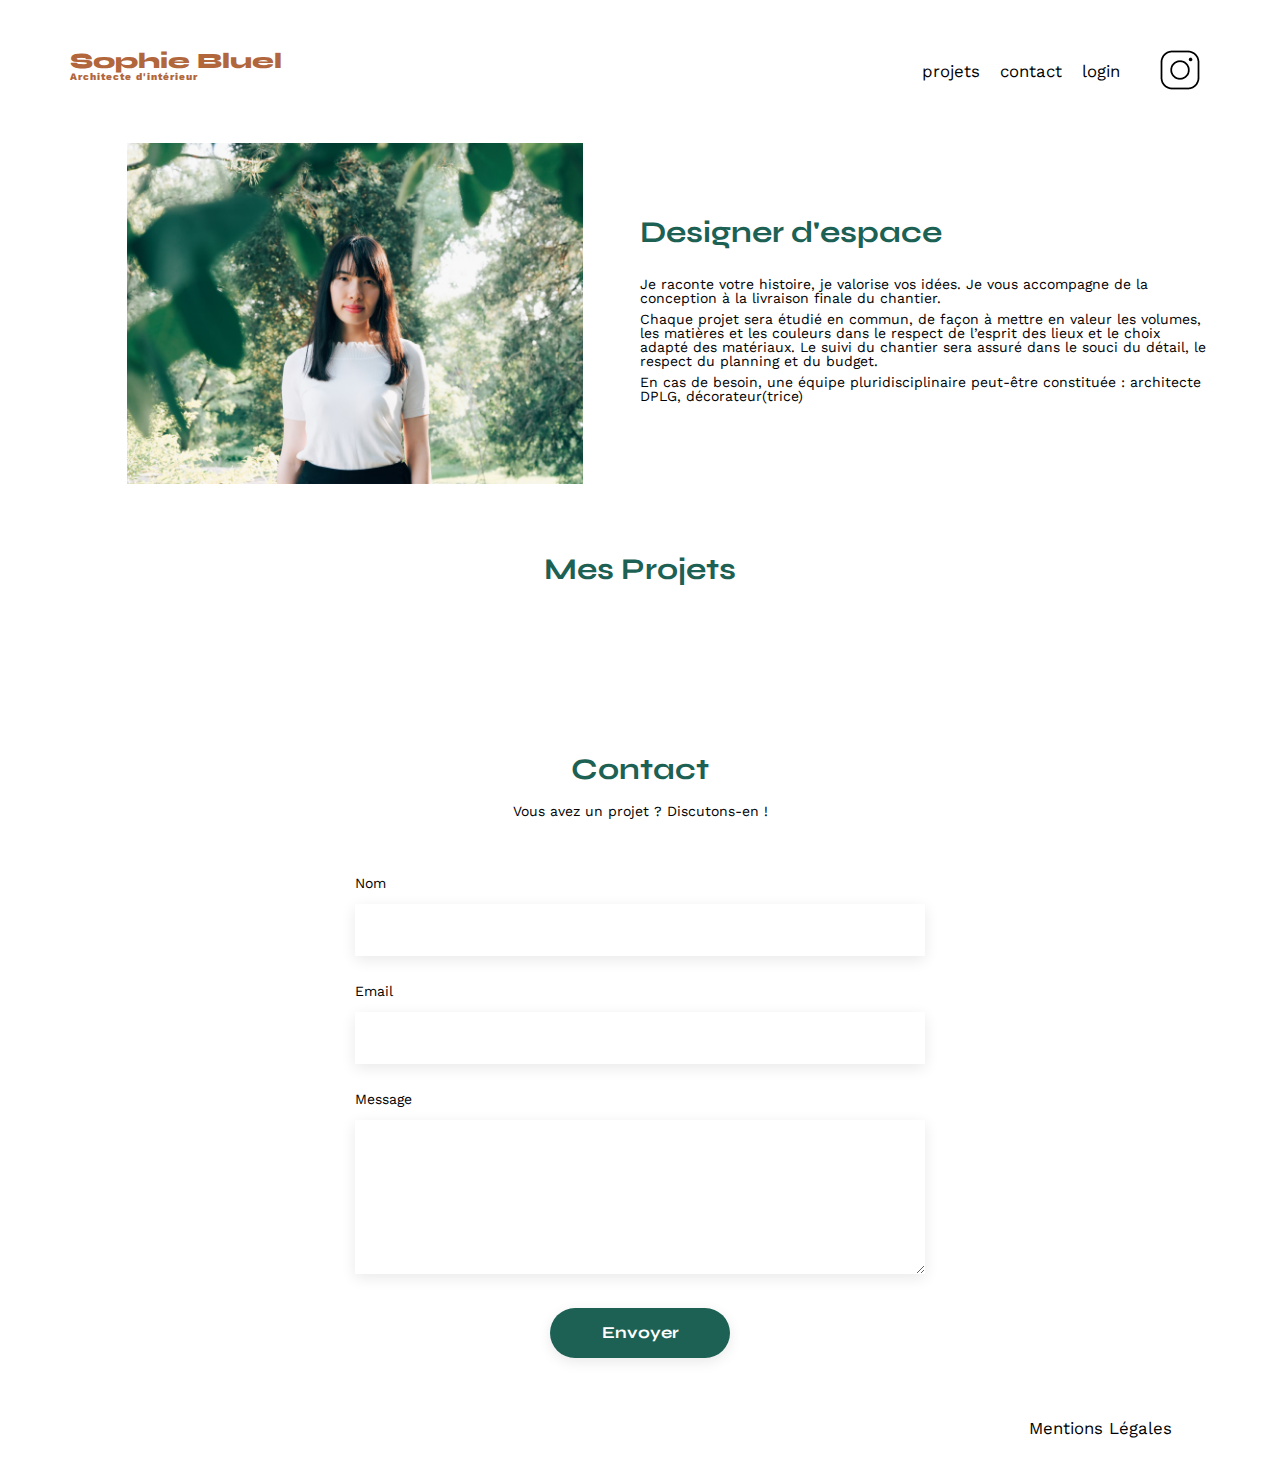
<file: FrontEnd/index.html>
<!DOCTYPE html>
<html lang="fr">

<head>
	<meta charset="UTF-8">
	<title>Sophie Bluel - Architecte d'intérieur</title>
	<meta name="viewport" content="width=device-width, initial-scale=1.0">
	<link rel="preconnect" href="https://fonts.googleapis.com">
	<link rel="stylesheet" href="https://cdnjs.cloudflare.com/ajax/libs/font-awesome/6.5.0/css/all.min.css">
	<link rel="preconnect" href="https://fonts.gstatic.com" crossorigin>
	<link href="https://fonts.googleapis.com/css2?family=Syne:wght@700;800&family=Work+Sans&display=swap"
		rel="stylesheet">
	<meta name="description" content="">
	<link rel="stylesheet" href="./assets/style.css">
</head>

<body>
	<header>
		<h1>Sophie Bluel <span>Architecte d'intérieur</span></h1>
		<nav>
			<ul>
				<li>projets</li>
				<li>contact</li>
				<li><a href="login.html" id="login-link">login</a></li>
				<li><a href="#" id="logout-link" class="hidden">logout</a></li>
				<li><img src="./assets/icons/instagram.png" alt="Instagram"></li>
			</ul>
		</nav>
	</header>
	<main>
		<div id="introduction">
			<figure>
				<img src="./assets/images/sophie-bluel.png" alt="">
			</figure>
			<article>
				<h2>Designer d'espace</h2>
				<p>Je raconte votre histoire, je valorise vos idées. Je vous accompagne de la conception à la livraison
					finale du chantier.</p>
				<p>Chaque projet sera étudié en commun, de façon à mettre en valeur les volumes, les matières et les
					couleurs dans le respect de l’esprit des lieux et le choix adapté des matériaux. Le suivi du
					chantier sera assuré dans le souci du détail, le respect du planning et du budget.</p>
				<p>En cas de besoin, une équipe pluridisciplinaire peut-être constituée : architecte DPLG,
					décorateur(trice)</p>
			</article>
		</div>
		<section id="portfolio">
			<div class="portfolio-header">
				<h2>Mes Projets</h2>
			</div>
			<ul id="categories"></ul>
			<div class="gallery"></div>
		</section>
		<section id="contact">
			<h2>Contact</h2>
			<p>Vous avez un projet ? Discutons-en !</p>
			<form action="#" method="post">
				<label for="name">Nom</label>
				<input type="text" name="name" id="name">
				<label for="email">Email</label>
				<input type="email" name="email" id="email">
				<label for="message">Message</label>
				<textarea name="message" id="message" cols="30" rows="10"></textarea>
				<input type="submit" value="Envoyer">
			</form>
		</section>
	</main>

	<footer>
		<nav>
			<ul>
				<li>Mentions Légales</li>
			</ul>
		</nav>
	</footer>
	<div id="modal" class="modal hidden">
		<div class="modal-content">
			<span class="close">&times;</span>

			<div class="modal-gallery-view">
				<h3>Galerie photo</h3>
				<div class="modal-gallery">
				</div>
				<div class="modal-buttons">
					<button class="add-photo-btn">Ajouter une photo</button>
				</div>
			</div>

			<!-- VUE AJOUT PHOTO -->
			<div class="modal-add-photo hidden">
				<span class="back-arrow"><i class="fa-solid fa-arrow-left"></i></span>
				<h3>Ajout photo</h3>
				<form id="photo-form" enctype="multipart/form-data">
					<div class="upload-area">
						<label for="image-upload" class="upload-label">
							<i class="fa-regular fa-image"></i><br>
							<span class="label-button">+ Ajouter photo</span>
							<input type="file" id="image-upload" name="image" accept="image/png, image/jpeg" hidden>
						</label>
						<p class="upload-info">jpg, png : 4mo max</p>
						<div id="image-preview"></div>
					</div>
					<h5 class="form-label">Titre</h5>
					<input type="text" id="title" name="title" required>
					<h5 class="form-label">Catégorie</h5>
					<select id="category" name="category" required>
						<option value="">-- Choisir une catégorie --</option>
					</select>
					<hr class="line">
					<button type="submit" class="submit-btn" disabled>Valider</button>
				</form>
			</div>
		</div>
	</div>

	<script src="./script.js"></script>
</body>

</html>
</file>
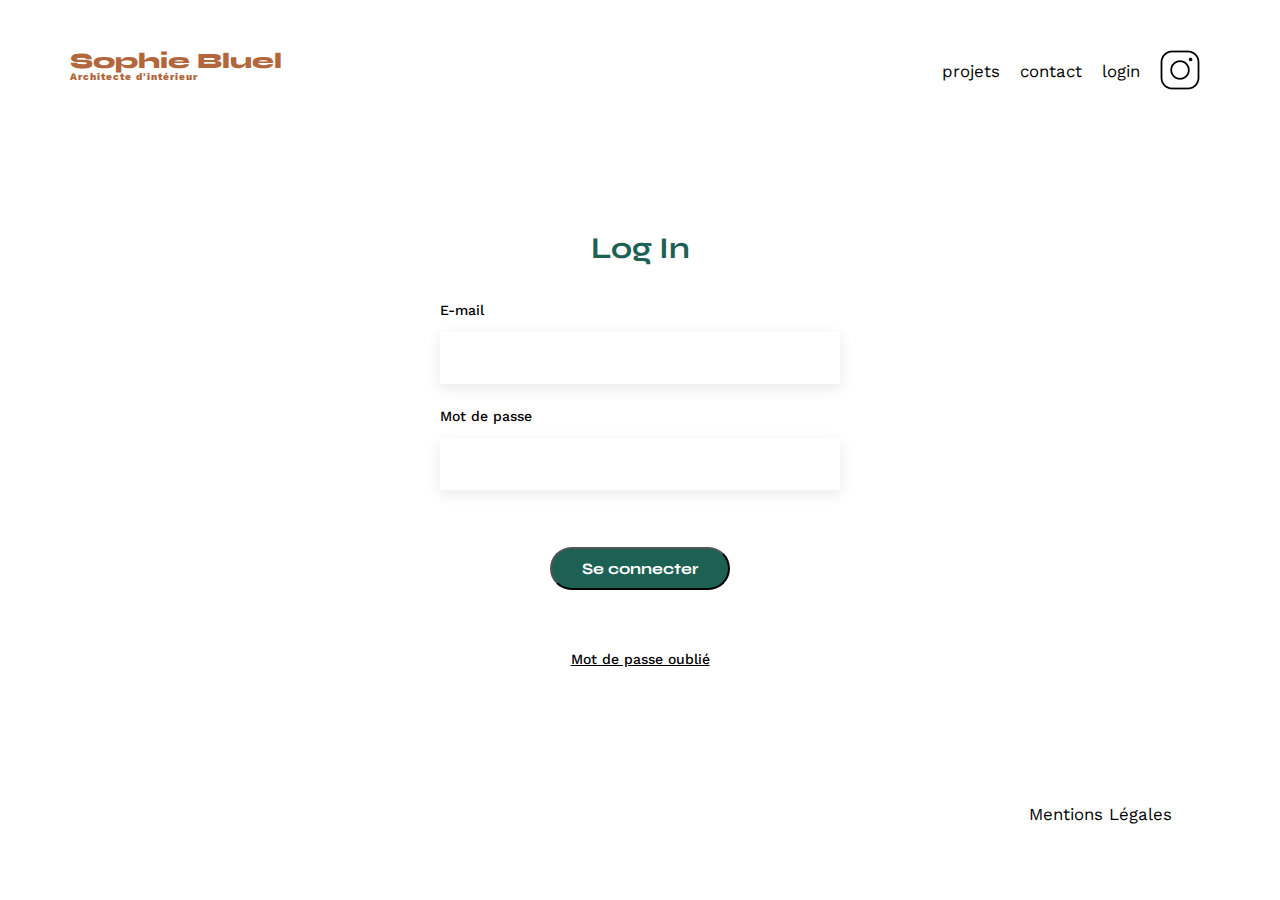
<file: FrontEnd/login.html>
<!DOCTYPE html>
<html lang="fr">

<head>
    <meta charset="UTF-8">
    <title>Connexion - Sophie Bluel</title>
    <meta name="viewport" content="width=device-width, initial-scale=1.0">
    <link rel="preconnect" href="https://fonts.googleapis.com">
	<link rel="preconnect" href="https://fonts.gstatic.com" crossorigin>
	<link href="https://fonts.googleapis.com/css2?family=Syne:wght@700;800&family=Work+Sans&display=swap"
		rel="stylesheet">
	<meta name="description" content="">
    <link rel="stylesheet" href="./assets/style.css">
</head>

<body>
    <header>
        <h1>Sophie Bluel <span>Architecte d'intérieur</span></h1>
        <nav>
            <ul>
                <li>projets</li>
                <li>contact</li>
                <li><a href="login.html">login</a></li>
                <li><img src="./assets/icons/instagram.png" alt="Instagram"></li>
            </ul>
        </nav>
    </header>
    <main class="login-container">
        <h2>Log In</h2>
        <form id="login-form">
            <h3>E-mail</h3>
            <input type="email" id="email"  required>
            <h3>Mot de passe</h3>
            <input type="password" id="password"  required>
            <button type="submit">Se connecter</button>
            <p id="login-error"></p>
            <p>Mot de passe oublié</p>
        </form>                
    </main>
    <footer>
        <nav>
            <ul>
                <li>Mentions Légales</li>
            </ul>
        </nav>
    </footer>
    <script src="./login.js"></script>
</body>

</html>
</file>
<file: FrontEnd/assets/style.css>
/* http://meyerweb.com/eric/tools/css/reset/
   v2.0 | 20110126
   License: none (public domain)
*/

html,
body,
div,
span,
applet,
object,
iframe,
h1,
h2,
h3,
h4,
h5,
h6,
p,
blockquote,
pre,
a,
abbr,
acronym,
address,
big,
cite,
code,
del,
dfn,
em,
img,
ins,
kbd,
q,
s,
samp,
small,
strike,
strong,
sub,
sup,
tt,
var,
b,
u,
i,
center,
dl,
dt,
dd,
ol,
ul,
li,
fieldset,
form,
label,
legend,
table,
caption,
tbody,
tfoot,
thead,
tr,
th,
td,
article,
aside,
canvas,
details,
embed,
figure,
figcaption,
footer,
header,
hgroup,
menu,
nav,
output,
ruby,
section,
summary,
time,
mark,
audio,
video {
	margin: 0;
	padding: 0;
	border: 0;
	font-size: 100%;
	font: inherit;
	vertical-align: baseline;
}

/* HTML5 display-role reset for older browsers */
article,
aside,
details,
figcaption,
figure,
footer,
header,
hgroup,
menu,
nav,
section {
	display: block;
}

body {
	line-height: 1;
}

ol,
ul {
	list-style: none;
}

blockquote,
q {
	quotes: none;
}

blockquote:before,
blockquote:after,
q:before,
q:after {
	content: '';
	content: none;
}

table {
	border-collapse: collapse;
	border-spacing: 0;
}

/** end reset css**/
body {
	max-width: 1140px;
	margin: auto;
	font-family: 'Work Sans';
	font-size: 14px;
}

header {
	display: flex;
	justify-content: space-between;
	margin: 50px 0
}

section {
	margin: 50px 0
}

h1 {
	display: flex;
	flex-direction: column;
	font-family: 'Syne';
	font-size: 22px;
	font-weight: 800;
	color: #B1663C
}

h1>span {
	font-family: 'Work Sans';
	font-size: 10px;
	letter-spacing: 0.1em;
	;
}

h2 {
	font-family: 'Syne';
	font-weight: 700;
	font-size: 30px;
	color: #1D6154
}

nav ul {
	display: flex;
	align-items: center;
	list-style-type: none;
	text-decoration: none;

}

nav li {
	padding: 0 10px;
	font-size: 1.2em;
}

nav a {
	text-decoration: none;
	color: black;
}

li:hover {
	color: #B1663C;
}

li:hover a:hover {
	color: #B1663C;
}


.hidden {
	display: none;
}

#introduction {
	display: flex;
	align-items: center;
}

#introduction figure {
	flex: 1
}

#introduction img {
	display: block;
	margin: auto;
	width: 80%;
}

#introduction article {
	flex: 1
}

#introduction h2 {
	margin-bottom: 1em;
}

#introduction p {
	margin-bottom: 0.5em;
}

#portfolio h2 {
	text-align: center;
	margin-bottom: 1em;
}

#portfolio ul {
	font-family: "syne";
	color: #1D6154;
	font-size: 16px;
	font-weight: 700;
	list-style: none;
	display: flex;
	flex-wrap: nowrap;
	padding: 0;
	justify-content: center;
	gap: 10px;
	margin: 50px 0 40px 0;
}

#portfolio li {
	border: 1px solid #1D6154;
	padding: 10px 20px 10px 20px;
	border-radius: 20px;
}

#portfolio li:hover {
	color: #fff;
	background-color: #1D6154;
}

.gallery {
	width: 100%;
	display: grid;
	grid-template-columns: 1fr 1fr 1fr;
	grid-column-gap: 20px;
	grid-row-gap: 20px;
}

.gallery img {
	width: 100%;

}

#categories li.active,
#categories li:hover {
	background-color: #1D6154;
	color: white;
}

#contact {
	width: 50%;
	margin: auto;
}

#contact>* {
	text-align: center;

}

#contact h2 {
	margin-bottom: 20px;
}

#contact form {
	text-align: left;
	margin-top: 30px;
	display: flex;
	flex-direction: column;
}

#contact input {
	height: 50px;
	font-size: 1.2em;
	border: none;
	box-shadow: 0px 4px 14px rgba(0, 0, 0, 0.09);
}

#contact label {
	margin: 2em 0 1em 0;
}

#contact textarea {
	border: none;
	box-shadow: 0px 4px 14px rgba(0, 0, 0, 0.09);
}

input[type="submit"] {
	font-family: 'Syne';
	font-weight: 700;
	color: white;
	background-color: #1D6154;
	margin: 2em auto;
	width: 180px;
	text-align: center;
	border-radius: 60px;
}

footer nav ul {
	display: flex;
	justify-content: flex-end;
	margin: 2em
}

.login-container {
	max-width: 400px;
	margin: 100px auto;
	padding: 40px;
	border-radius: 10px;
}

.login-container h2 {
	display: flex;
	justify-content: center;
	margin-bottom: 40px;
}

.login-container h3 {
	font-weight: 500;
}

#login-form {
	display: flex;
	flex-direction: column;
	gap: 15px;
}

#login-form input {
	height: 50px;
	font-size: 1.2em;
	border: none;
	box-shadow: 0px 4px 14px rgba(0, 0, 0, 0.09);
	margin-bottom: 10px;
}

#login-form button {
	padding: 10px;
	font-size: 16px;
	font-family: 'Syne';
	font-weight: 700;
	color: white;
	background-color: #1D6154;
	margin: 2em auto;
	width: 180px;
	text-align: center;
	border-radius: 60px;
}

#login-form p {
	display: flex;
	justify-content: center;
	font-weight: 500;
	text-decoration: underline;
}

#login-error {
	color: red;
}

.portfolio-header {
	display: flex;
	align-items: center;
	gap: 20px;
	justify-content: center;
	margin-bottom: 20px;
	margin-top: 70px;
}

.portfolio-header h2 {
	margin: 0;
}

.edit-btn {
	background-color: transparent;
	position: relative;
	border: none;
	top: -12px;
	font-family: 'Work Sans', sans-serif;
	font-size: 14px;
	cursor: pointer;
	display: flex;
	align-items: center;
	gap: 5px;
}

.edit-btn:hover {
	color: #1D6154;
}

.modal {
	position: fixed;
	top: 0;
	left: 0;
	width: 100%;
	height: 100%;
	background: rgba(0, 0, 0, 0.5);
	display: flex;
	justify-content: center;
	align-items: center;
	z-index: 1000;
}

.modal.hidden {
	display: none;
}

.modal-content {
	background: white;
	border-radius: 10px;
	padding: 30px;
	width: 600px;
	max-height: 90vh;
	overflow-y: auto;
	position: relative;
	box-shadow: 0 5px 15px rgba(0, 0, 0, 0.3);
}

.modal-content h3 {
	text-align: center;
	margin-bottom: 20px;
}

.modal .close {
	position: absolute;
	top: 15px;
	right: 20px;
	font-size: 22px;
	cursor: pointer;
}

.modal-gallery {
	display: grid;
	grid-template-columns: repeat(5, 1fr);
	gap: 10px;
	margin-bottom: 30px;
}

.modal-gallery figure {
	position: relative;
}

.modal-gallery img {
	width: 100%;
	height: auto;
	object-fit: cover;
}

.modal-gallery .delete-icon {
	position: absolute;
	top: 5px;
	right: 5px;
	background: black;
	color: white;
	border-radius: 2px;
	font-size: 12px;
	padding: 4px;
	cursor: pointer;
}

.modal-buttons {
	display: flex;
	flex-direction: column;
	gap: 15px;
}

.modal-buttons button {
	padding: 10px;
	font-size: 16px;
	border: none;
	border-radius: 20px;
	cursor: pointer;
}

.add-photo-btn {
	background-color: #1D6154;
	color: white;
}

.delete-gallery-btn {
	background: transparent;
	color: red;
	font-weight: bold;
	text-align: center;
}

.modal-add-photo {
	display: flex;
	flex-direction: column;
	gap: 20px;
}

.modal-add-photo h3 {
	text-align: center;
	font-size: 30px;
	font-size: 30px;
}

.modal-add-photo label-button {
	background-color: #CBD6DC;
	color: #306685;
	border-radius: 30px;
	padding: 20px 30px;
	font-size: 19px;
}

.modal-add-photo h5 {
	font-size: 20px;
	margin-bottom: 20px;
	margin-top: 10px;
}

.modal-add-photo .back-arrow {
	font-size: 18px;
	cursor: pointer;
}

.upload-area {
	background: #e8f1f6;
	border-radius: 3px;
	padding: 20px 20px 40px;
	height: 160px;
	text-align: center;
	position: relative;
	margin-bottom: 20px;
}

.upload-area .fa-image {
	font-size: 70px;
	color: #CBD6DC;
	margin-bottom: 10px;

}

.upload-label {
	cursor: pointer;
	display: inline-block;
	font-size: 21px;
	color: #1D6154;
	border: 1px solid transparent;
	padding: 10px;
	border-radius: 4px;
}

.upload-area.has-preview .upload-label,
.upload-area.has-preview .upload-info {
	display: none;
}

#image-preview img {
	max-width: 100%;
	max-height: 170px;
	object-fit: cover;
	border-radius: 5px;
}

#photo-form input,
#photo-form select {
	width: 100%;
	height: 70px;
	font-size: 1.2em;
	border: none;
	box-shadow: 0px 4px 14px rgba(0, 0, 0, 0.09);
}

.submit-btn {
	display: block;
	margin: 30px auto 0 auto;
	background-color: #1D6154;
	color: white;
	border: none;
	border-radius: 20px;
	font-family: 'Syne';
	padding: 10px 90px;
	font-size: 16px;
	cursor: pointer;
}

.submit-btn:disabled {
	background-color: #a5a5a5;
	cursor: not-allowed;
}

.hidden {
	display: none !important;
}

.line {
	border: none;
	border-top: 1px solid #b3b3b3;
	margin: 50px 0 0 0;
	width: 100%;
}

.edit-banner {
	background-color: black;
	color: white;
	padding: 15px 0;
	text-align: center;
	font-family: 'Work Sans', sans-serif;
	font-size: 14px;
	position: fixed;
	top: 0;
	width: 100%;
	left: 0px;
	z-index: 1000;
	display: flex;
	justify-content: center;
	align-items: center;
	gap: 10px;
}

body.with-edit-banner {
	padding-top: 50px;
	/* Pour ne pas que le contenu passe dessous */
}
</file>
